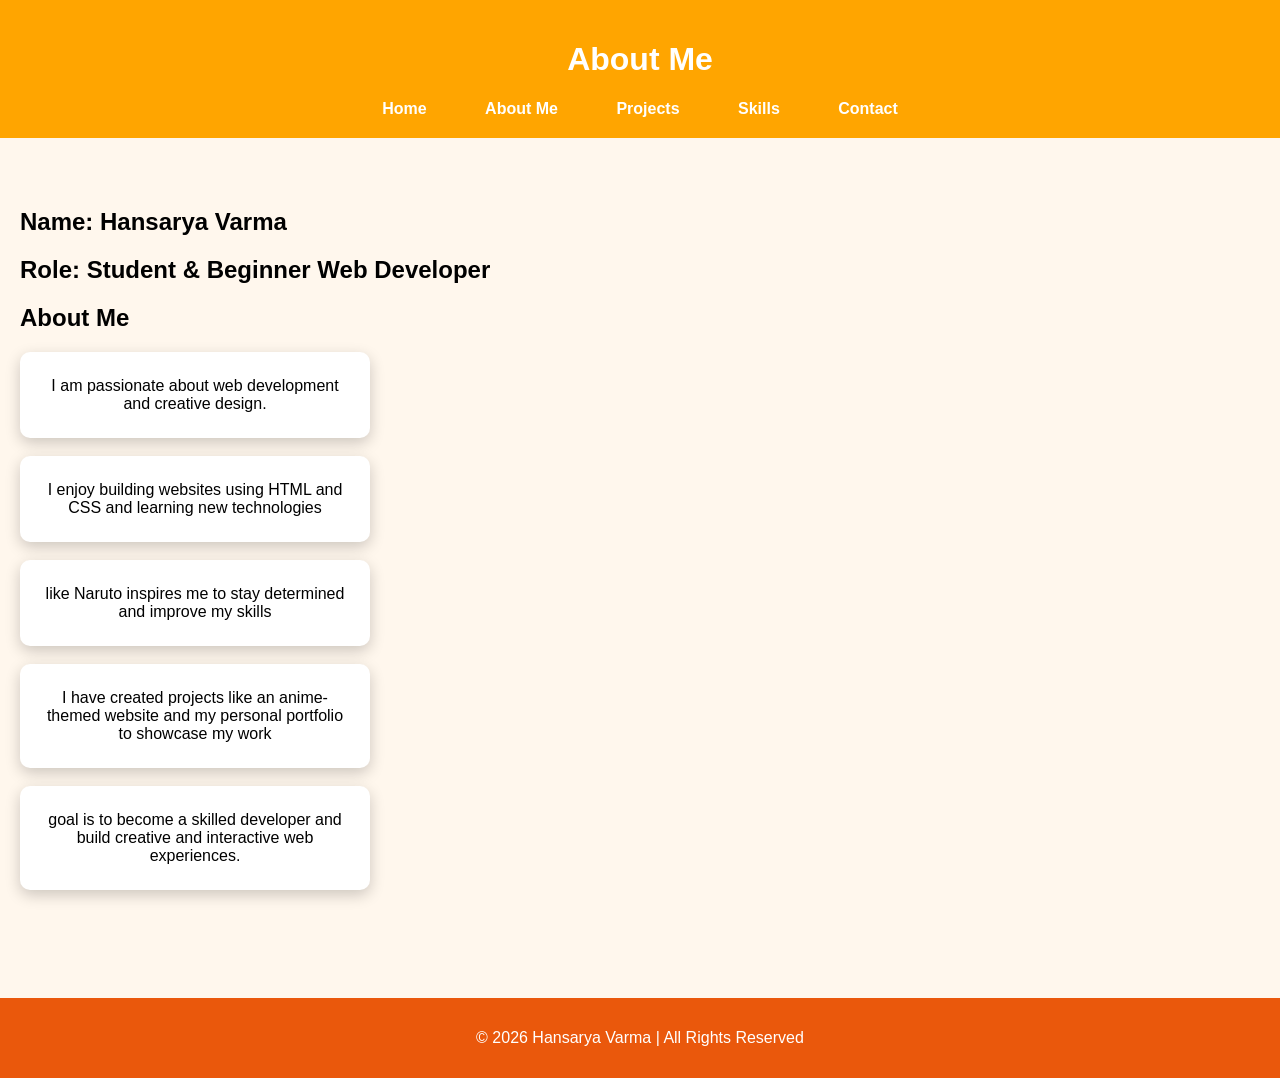
<file: about.html>
<!DOCTYPE html>
<html>
<head>
    <title>About Me | Hansarya Varma</title>
    <link rel="stylesheet" href="Pstyle.css">
</head>
<body>

<header>
    <h1>About Me</h1>
    <nav>
        <a href="Index.html">Home</a>
        <a href="about.html" class="active">About Me</a>
        <a href="projects.html">Projects</a>
        <a href="skills.html">Skills</a>
        <a href="contact.html">Contact</a>
    </nav>
</header>

<section class="about colorful-section">
       
<h2>Name: Hansarya Varma</h2>
<h2>Role: Student & Beginner Web Developer</h2>
<h2>About Me</h2>
<div class="project-card">
I am passionate about web development and creative design.</div><br>
<div class="project-card">
I enjoy building websites using HTML and CSS and learning new technologies</div><br>
<div class="project-card"> like Naruto inspires me to stay determined and improve my skills</div><br>
<div class="project-card">I have created projects like an anime-themed website and my personal portfolio to showcase my work</div><br>
<div class="project-card"> goal is to become a skilled developer and build creative and interactive web experiences.</div><br>

</section>

<footer>
    <p>© 2026 Hansarya Varma | All Rights Reserved</p>
</footer>

</body>
</html>
</file>
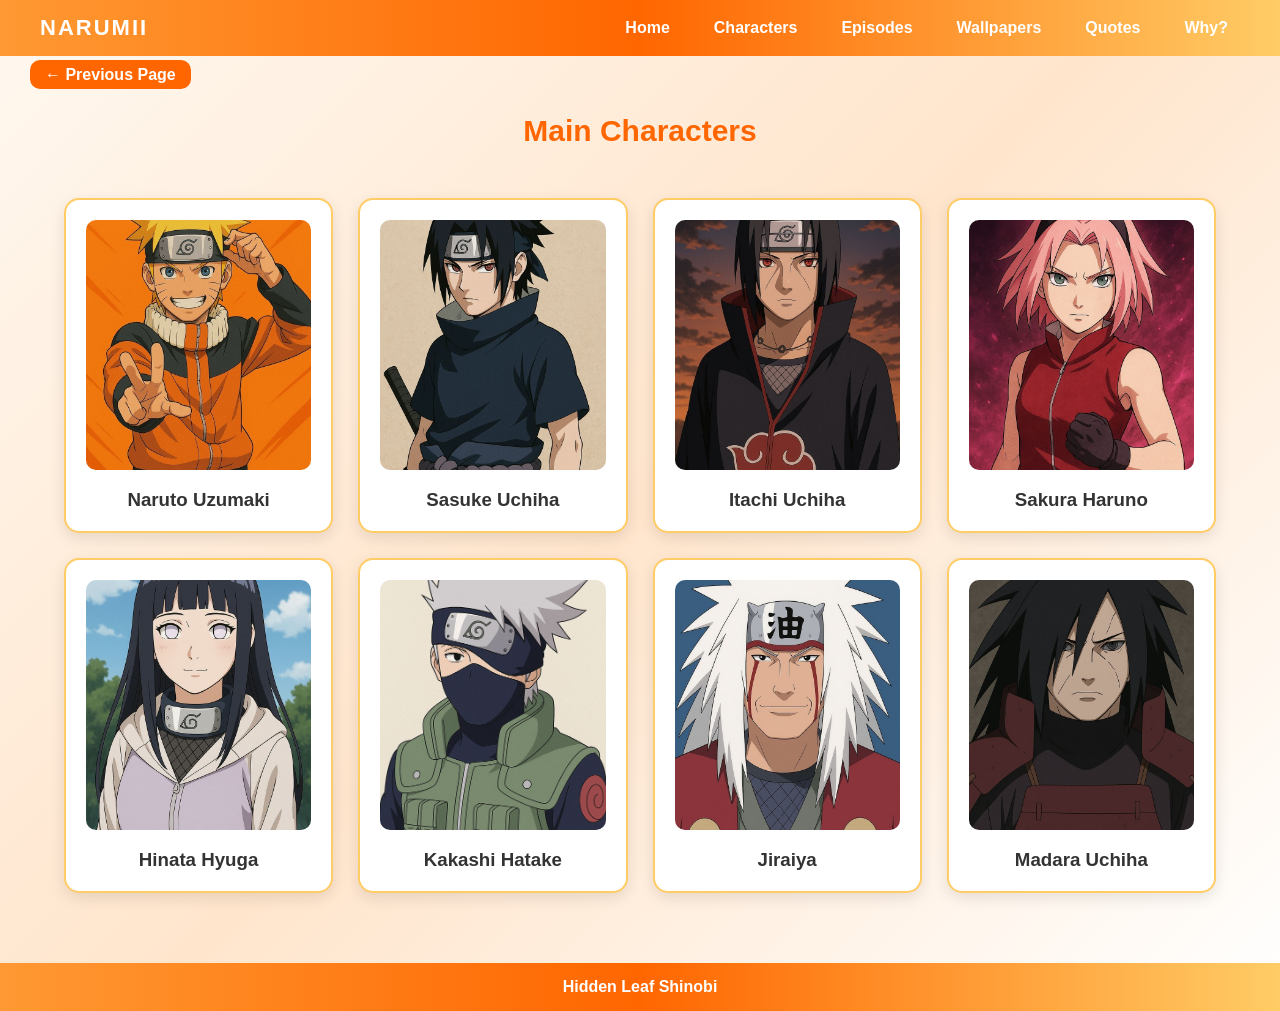
<file: characters.html>
<!DOCTYPE html>
<html>
<head>
<title>Characters</title>
<link rel="stylesheet" href="style.css">
</head>
<body>

<nav>
<h2>NARUMII</h2>
<ul>
<li><a href="Home.html">Home</a></li>
<li><a href="characters.html">Characters</a></li>
<li><a href="episodes.html">Episodes</a></li>
<li><a href="wallpapers.html">Wallpapers</a></li>
<li><a href="quotes.html">Quotes</a></li>
<li><a href="why.html">Why?</a></li>
</ul>
</nav>

<div class="previous">
<a href="Home.html">← Previous Page</a>
</div>

<h1>Main Characters</h1>

<div class="grid">

<div class="card">
<img src="naruto.jpg">
<h3>Naruto Uzumaki</h3>
</div>

<div class="card">
<img src="sasuke.jpg">
<h3>Sasuke Uchiha</h3>
</div>

<div class="card">
<img src="itachi.jpg">
<h3>Itachi Uchiha</h3>
</div>

<div class="card">
<img src="sakura.jpg">
<h3>Sakura Haruno</h3>
</div>

<div class="card">
<img src="hinata.jpg">
<h3>Hinata Hyuga</h3>
</div>

<div class="card">
<img src="kakashi.jpg">
<h3>Kakashi Hatake</h3>
</div>

<div class="card">
<img src="jiraiya.jpg">
<h3>Jiraiya</h3>
</div>

<div class="card">
<img src="madara.jpg">
<h3>Madara Uchiha</h3>
</div>





</div>

<footer>Hidden Leaf Shinobi</footer>

</body>
</html>
</file>
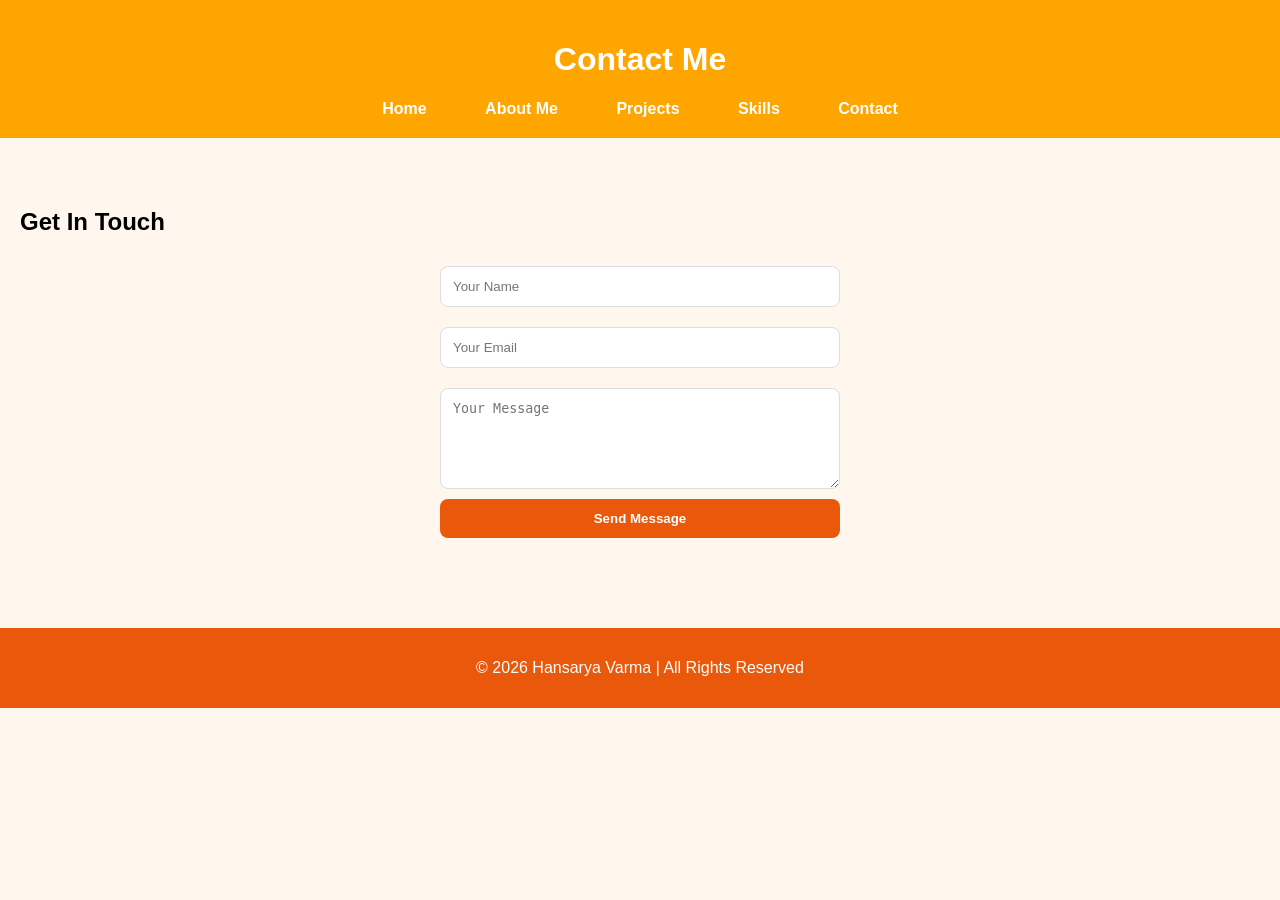
<file: contact.html>
<!DOCTYPE html>
<html>
<head>
    <title>Contact | Hansarya Varma</title>
    <link rel="stylesheet" href="Pstyle.css">
</head>
<body>

<header>
    <h1>Contact Me</h1>
    <nav>
        <a href="Index.html">Home</a>
        <a href="about.html">About Me</a>
        <a href="projects.html">Projects</a>
        <a href="skills.html">Skills</a>
        <a href="contact.html" class="active">Contact</a>
    </nav>
</header>

<section class="contact colorful-section">
    <h2>Get In Touch</h2>

    <form>
        <input type="text" placeholder="Your Name" required>
        <input type="email" placeholder="Your Email" required>
        <textarea placeholder="Your Message" rows="5" required></textarea>
        <button type="submit" class="btn">Send Message</button>
    </form>
</section>

<footer>
    <p>© 2026 Hansarya Varma | All Rights Reserved</p>
</footer>

</body>
</html>
</file>
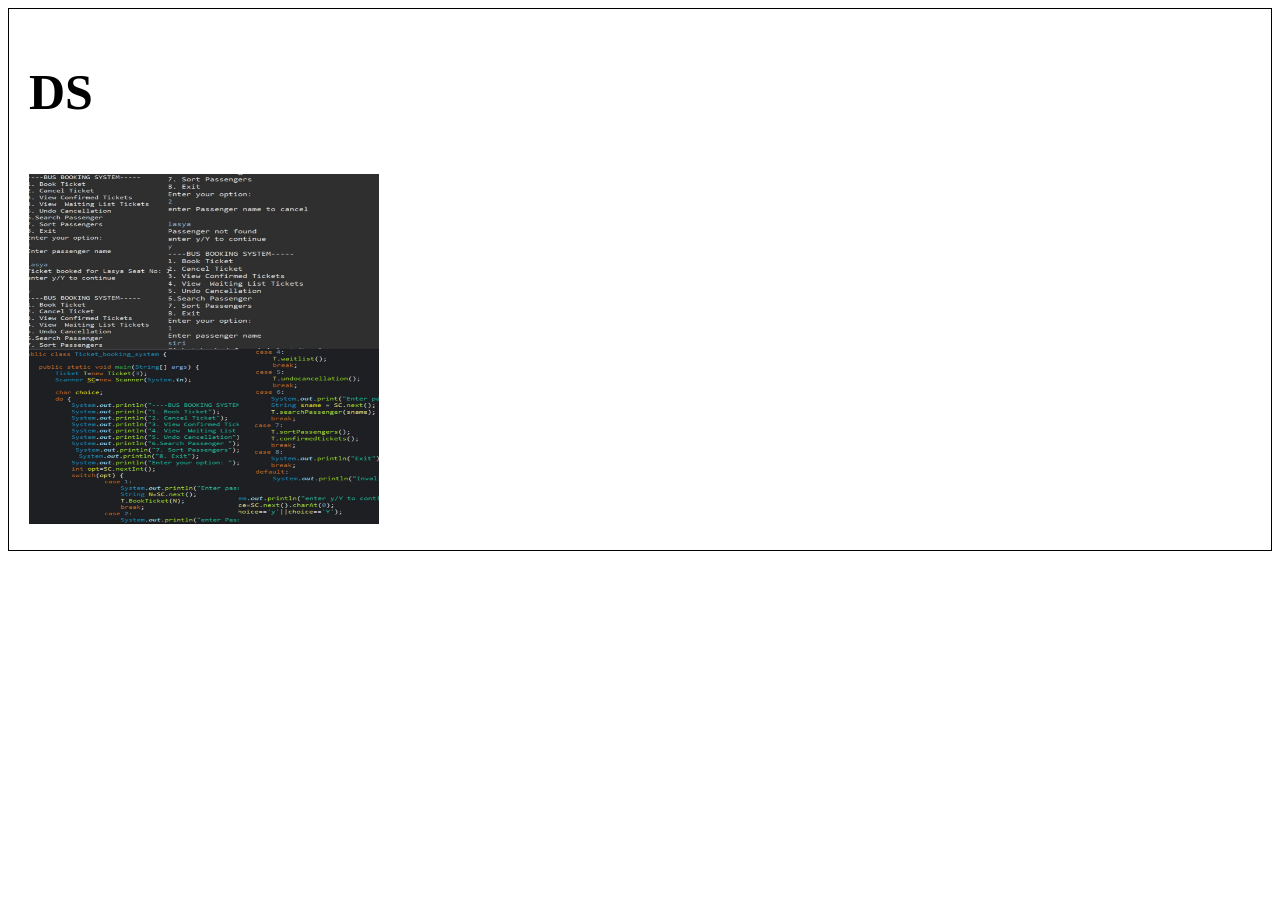
<file: ds1.html>
<!DOCTYPE html>
<html lang="en">
<head>
    
    <title>Document</title>
    <style>
        .fly{
    font-size: 25px;
    color: black;
    border: 1px solid black;
   padding: 20px;
}

.img{
    height: 350px;
    width: 350px;
    margin-top: 20px;
    
}
    </style>
</head>
<body>
       <div class="fly">
<h1>DS</h1>
<img class="img" src="dscode.jpeg" alt="not found">
</div>

</body>
</html>
</file>
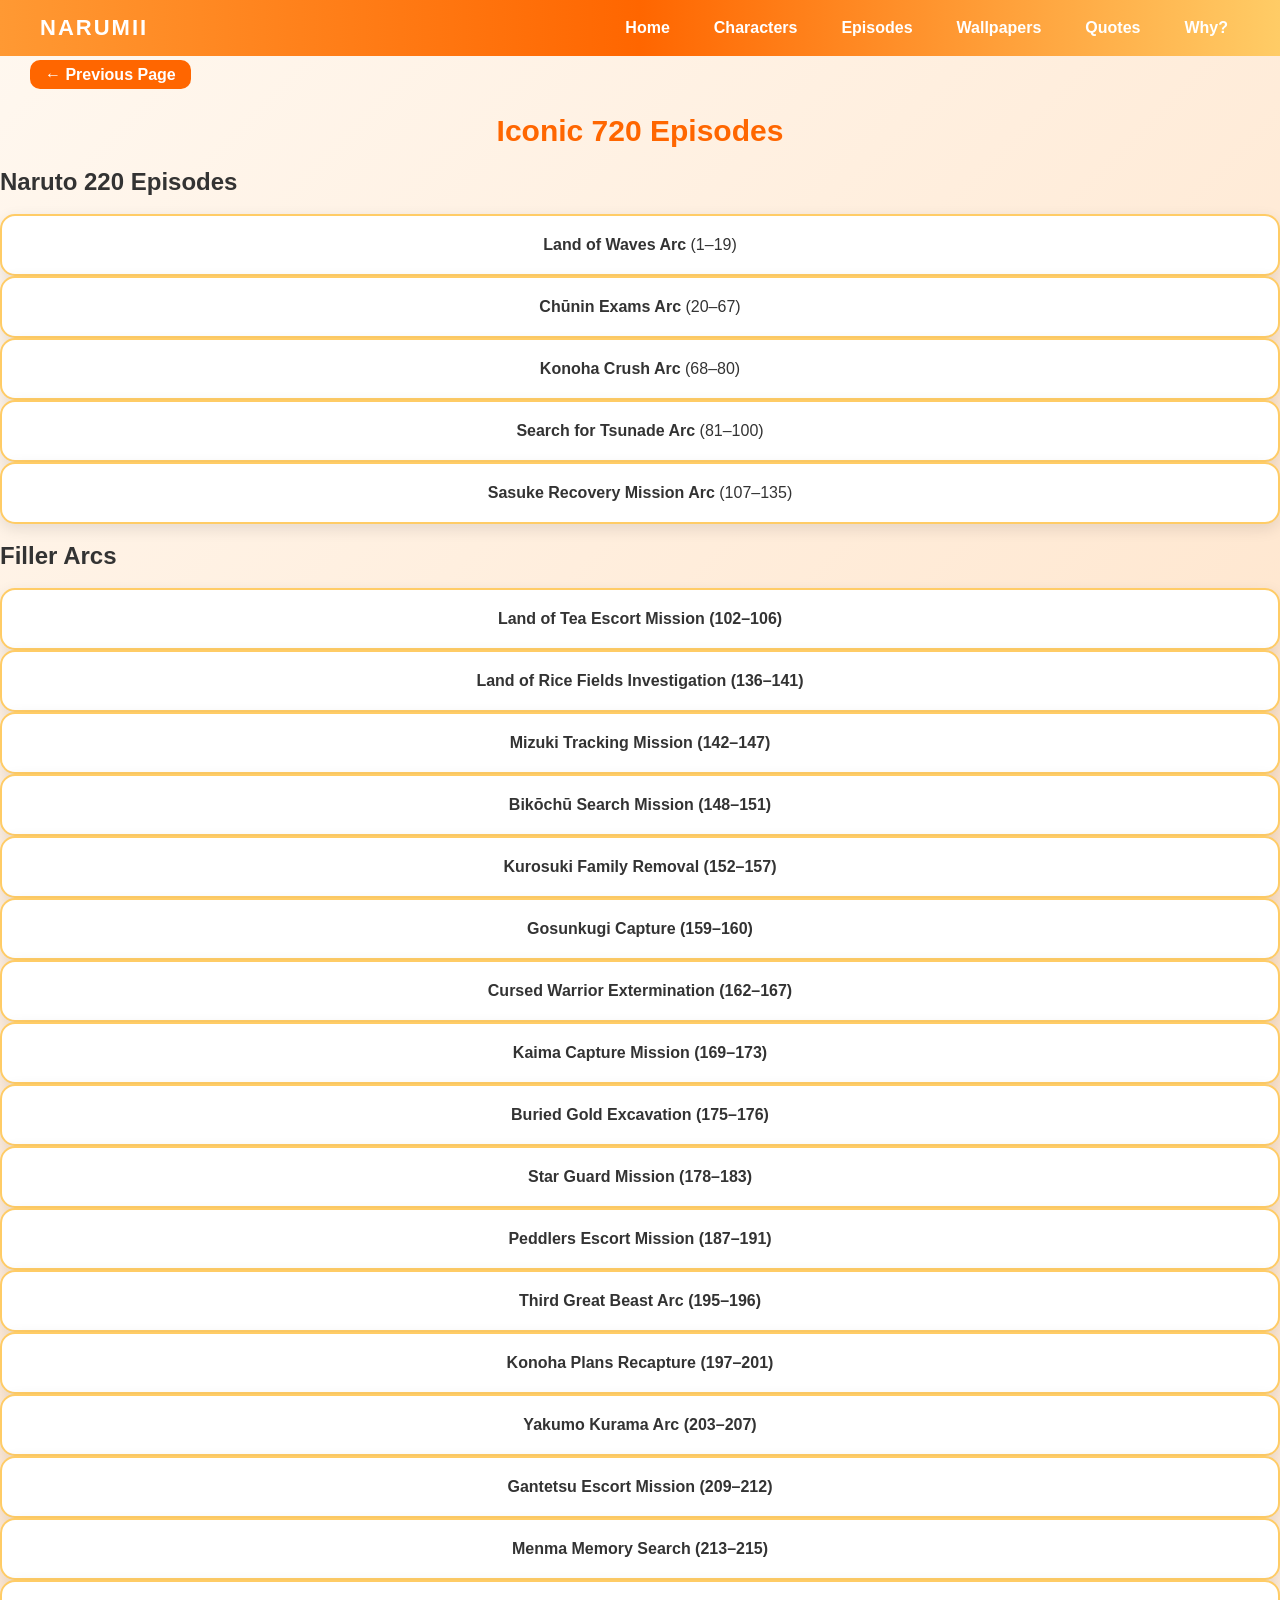
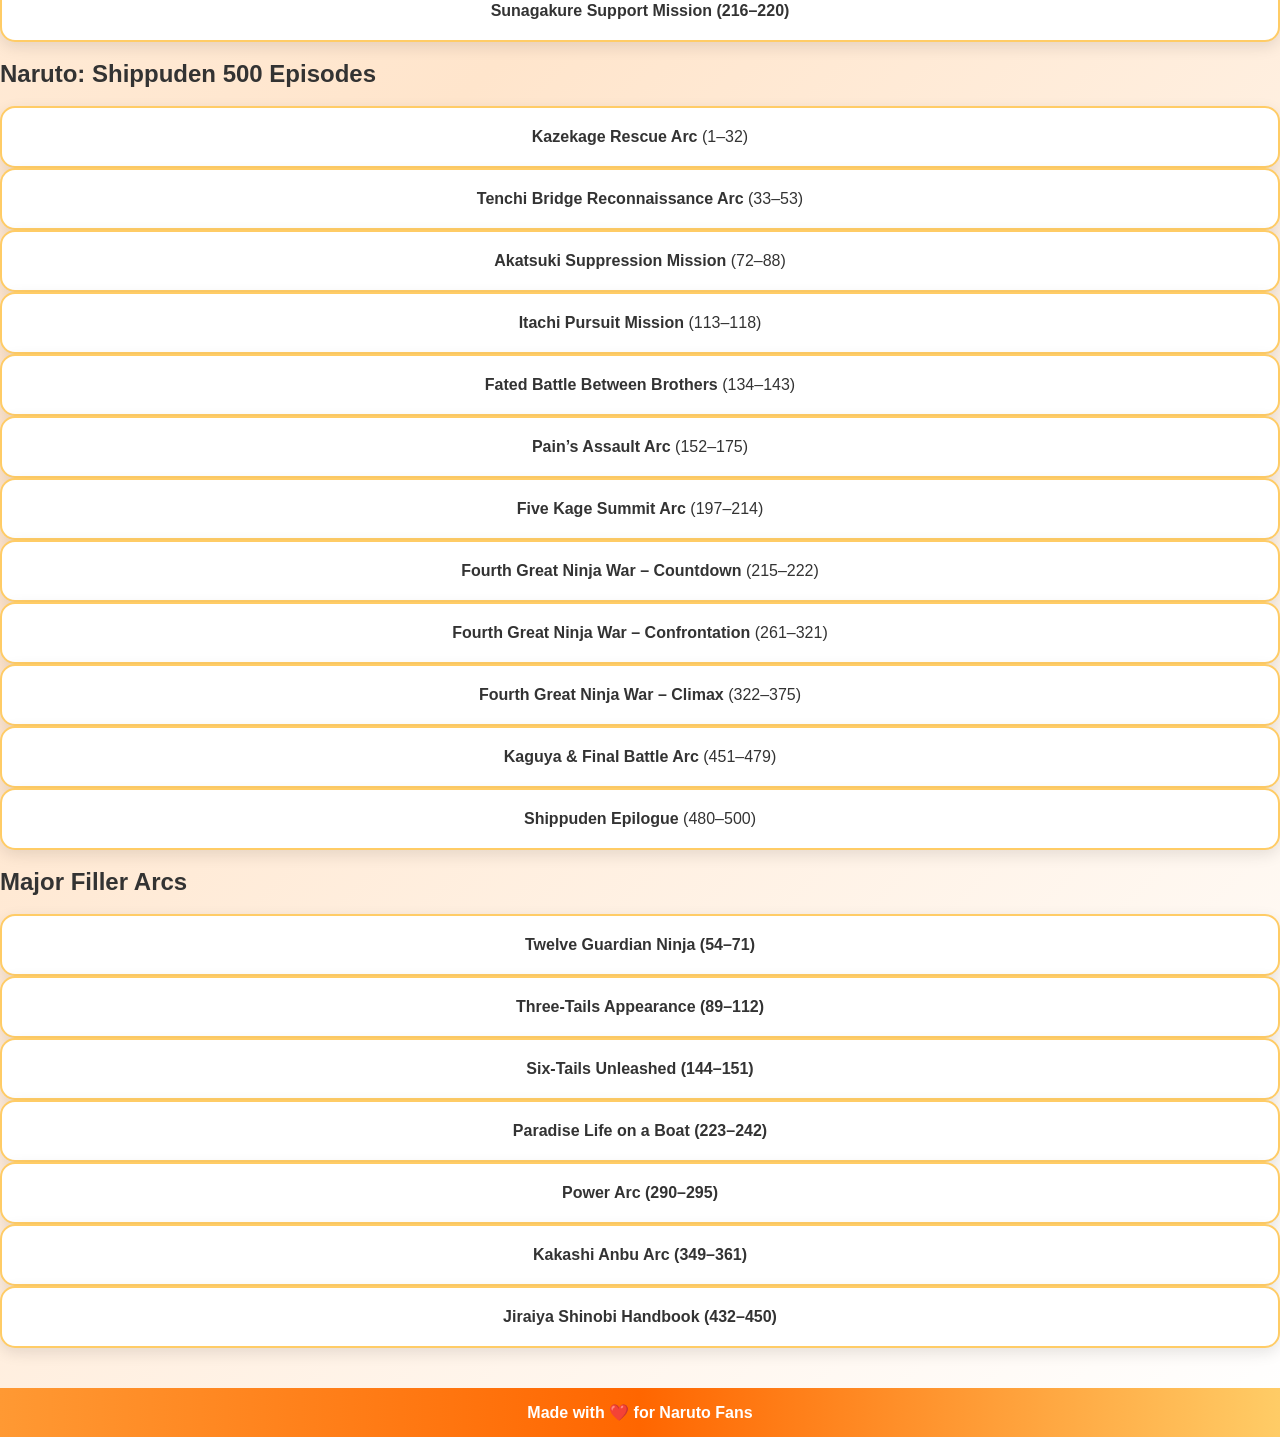
<file: episodes.html>
<!DOCTYPE html>
<html>
<head>
<title>Episodes</title>
<link rel="stylesheet" href="style.css">
</head>
<body>

<nav>
<h2>NARUMII</h2>
<ul>
<li><a href="Home.html">Home</a></li>
<li><a href="characters.html">Characters</a></li>
<li><a href="episodes.html">Episodes</a></li>
<li><a href="wallpapers.html">Wallpapers</a></li>
<li><a href="quotes.html">Quotes</a></li>
<li><a href="why.html">Why?</a></li>
</ul>
</nav>

<div class="previous">
<a href="Home.html">← Previous Page</a>
</div>

<h1>Iconic 720 Episodes</h1>

<h2>Naruto 220 Episodes</h2><br>
<div class="card"><b>Land of Waves Arc</b> (1–19)</div>
<div class="card"><b>Chūnin Exams Arc</b> (20–67)</div>
<div class="card"><b>Konoha Crush Arc</b> (68–80)</div>
<div class="card"><b>Search for Tsunade Arc</b> (81–100)</div>
<div class="card"><b>Sasuke Recovery Mission Arc</b> (107–135)</div>
<br>
<h2>Filler Arcs</h2><br>
<div class="card"><b>Land of Tea Escort Mission (102–106)</b></div>
<div class="card"><b>Land of Rice Fields Investigation (136–141)</b></div>
<div class="card"><b>Mizuki Tracking Mission (142–147)</b></div>
<div class="card"><b>Bikōchū Search Mission (148–151)</b></div>
<div class="card"><b>Kurosuki Family Removal (152–157)</b></div>
<div class="card"><b>Gosunkugi Capture (159–160)</b></div>
<div class="card"><b>Cursed Warrior Extermination (162–167)</b></div>
<div class="card"><b>Kaima Capture Mission (169–173)</b></div>
<div class="card"><b>Buried Gold Excavation (175–176)</b></div>
<div class="card"><b>Star Guard Mission (178–183)</b></div>
<div class="card"><b>Peddlers Escort Mission (187–191)</b></div>
<div class="card"><b>Third Great Beast Arc (195–196)</b></div>
<div class="card"><b>Konoha Plans Recapture (197–201)</b></div>
<div class="card"><b>Yakumo Kurama Arc (203–207)</b></div>
<div class="card"><b>Gantetsu Escort Mission (209–212)</b></div>
<div class="card"><b>Menma Memory Search (213–215)</b></div>
<div class="card"><b>Sunagakure Support Mission (216–220)</b></div>
<br>
<h2>Naruto: Shippuden 500 Episodes</h2><br>

<div class="card"><b>Kazekage Rescue Arc</b> (1–32)</div>
<div class="card"><b>Tenchi Bridge Reconnaissance Arc</b> (33–53)</div>
<div class="card"><b>Akatsuki Suppression Mission</b> (72–88)</div>
<div class="card"><b>Itachi Pursuit Mission</b> (113–118)</div>
<div class="card"><b>Fated Battle Between Brothers</b> (134–143)</div>
<div class="card"><b>Pain’s Assault Arc</b> (152–175)</div>
<div class="card"><b>Five Kage Summit Arc</b> (197–214)</div>
<div class="card"><b>Fourth Great Ninja War – Countdown</b> (215–222)</div>
<div class="card"><b>Fourth Great Ninja War – Confrontation</b> (261–321)</div>
<div class="card"><b>Fourth Great Ninja War – Climax</b> (322–375)</div>
<div class="card"><b>Kaguya & Final Battle Arc</b> (451–479)</div>
<div class="card"><b>Shippuden Epilogue</b> (480–500)</div>
<br>
<h2>Major Filler Arcs</h2><br>
<div class="card"><b>Twelve Guardian Ninja (54–71)</b></div>
<div class="card"><b>Three-Tails Appearance (89–112)</b></div>
<div class="card"><b>Six-Tails Unleashed (144–151)</b></div>
<div class="card"><b>Paradise Life on a Boat (223–242)</b></div>
<div class="card"><b>Power Arc (290–295)</b></div>
<div class="card"><b>Kakashi Anbu Arc (349–361)</b></div>
<div class="card"><b>Jiraiya Shinobi Handbook (432–450)</b></div>

<footer>Made with ❤️ for Naruto Fans</footer>

</body>
</html>
</file>
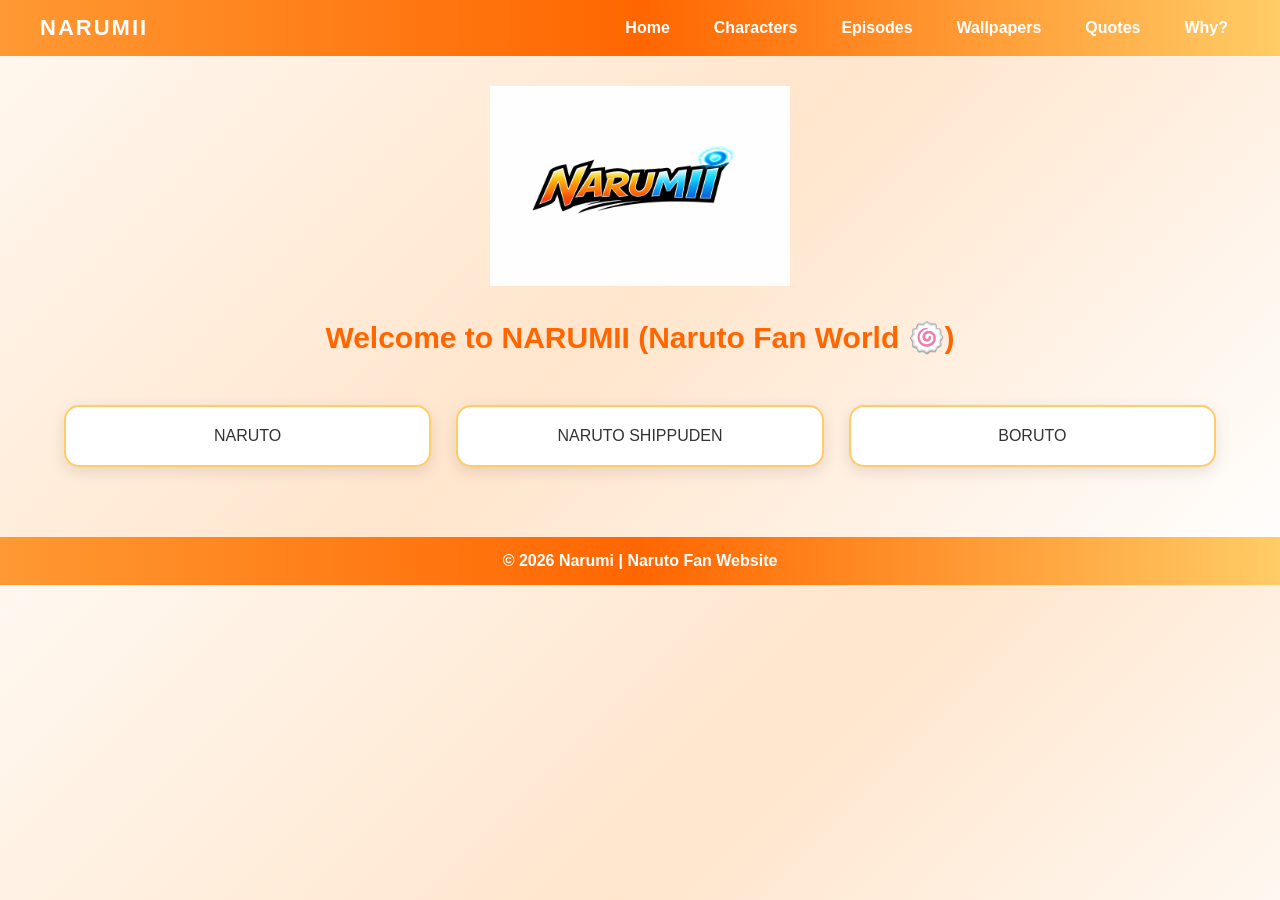
<file: Home.html>
<!DOCTYPE html>
<html>
<head>
<title>Narumi | Home</title>
<link rel="stylesheet" href="style.css">
</head>
<body>

<nav>
<h2>NARUMII</h2>
<ul>
<li><a href="Home.html">Home</a></li>
<li><a href="characters.html">Characters</a></li>
<li><a href="episodes.html">Episodes</a></li>
<li><a href="wallpapers.html">Wallpapers</a></li>
<li><a href="quotes.html">Quotes</a></li>
<li><a href="why.html">Why?</a></li>
</ul>
</nav>

<div class="logo">
<img src="narumii.jpeg">
</div>

<h1>Welcome to NARUMII (Naruto Fan World 🍥)</h1>

<div class="grid">
<div class="card">NARUTO</div>
<div class="card">NARUTO SHIPPUDEN</div>
<div class="card">BORUTO</div>
</div>

<footer>
© 2026 Narumi | Naruto Fan Website
</footer>

</body>
</html>
</file>
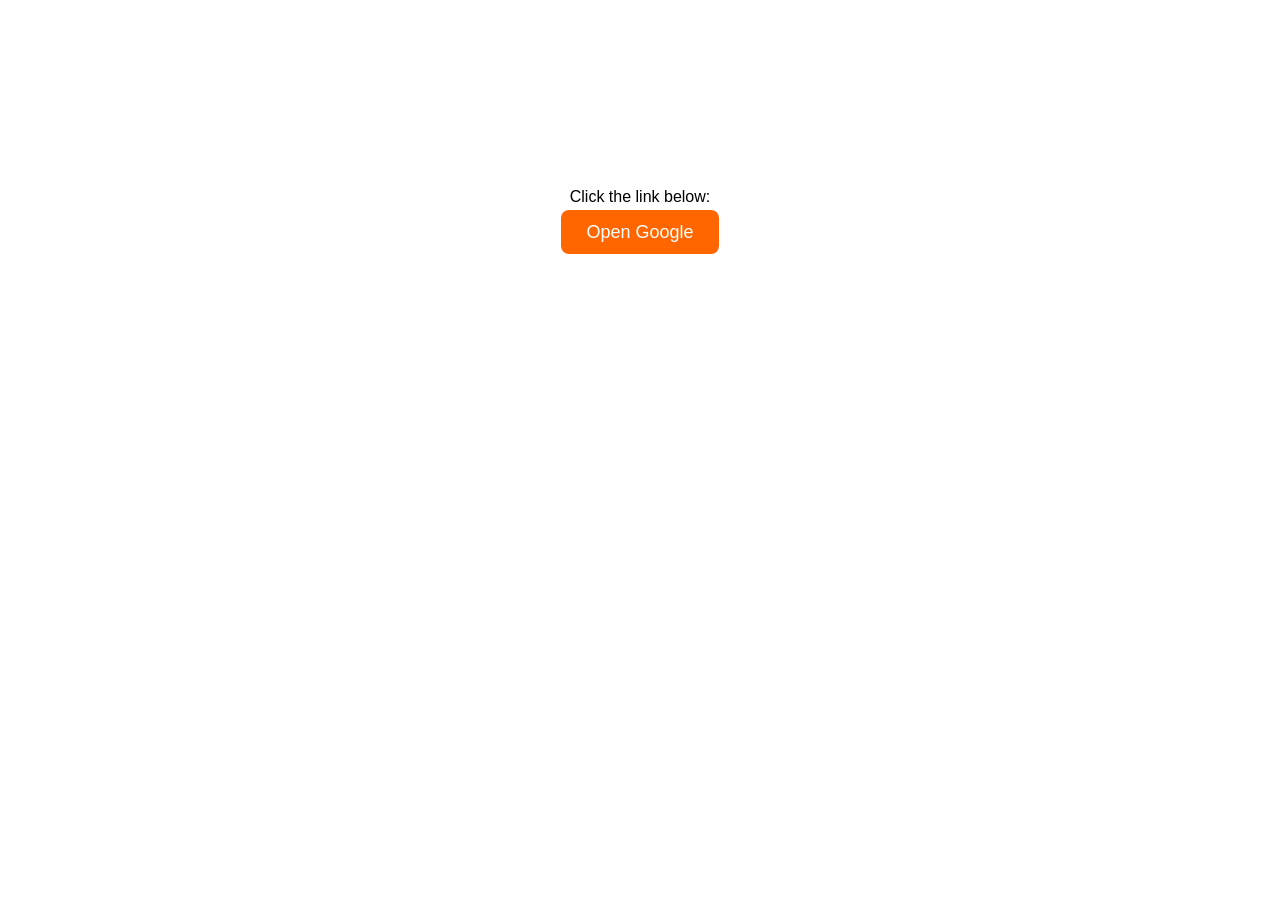
<file: link.html>
<!DOCTYPE html>
<html>
<head>
    <title>Hyperlink Example</title>

    <style>
        body{
            font-family: Arial;
            background: linear-gradient(135deg,#66ccff);
            text-align:center;
            padding-top:100px;
        }

        h1{
            color:#ffffff;
        }

        a{
            text-decoration:none;
            background:#ff6600;
            color:white;
            padding:12px 25px;
            border-radius:8px;
            font-size:18px;
        }

        a:hover{
            background:#ff3300;
        }
    </style>
</head>

<body>

<h1>My Hyperlink Page</h1>

<p>Click the link below:</p>

<a href="https://www.figma.com/make/ygCH6Mnw9tkVEWFuElfRg6/DEFAKE-Mobile-App-UI?t=n59KP0MLRFT1Aaou-20&fullscreen=1" target="_blank">Open Google</a>

<br><br>


</body>
</html>
</file>
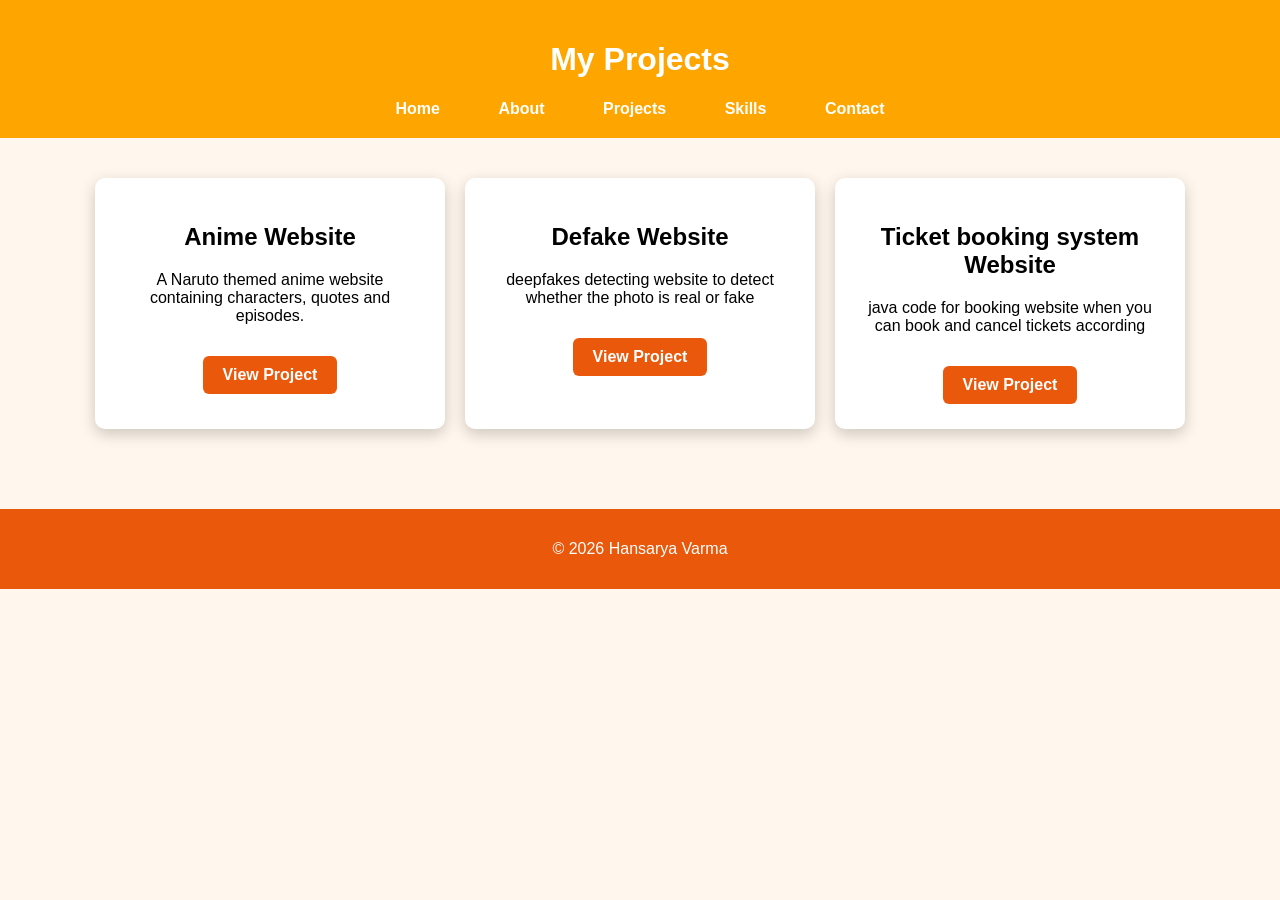
<file: projects.html>
<!DOCTYPE html>
<html>
<head>
<title>My Projects</title>
<link rel="stylesheet" href="Pstyle.css">
</head>

<body>

<header>
<h1>My Projects</h1>

<nav>
<a href="Index.html">Home</a>
<a href="about.html">About</a>
<a href="projects.html">Projects</a>
<a href="skills.html">Skills</a>
<a href="contact.html">Contact</a>
</nav>

</header>


<section class="projects">

<div class="project-card">

<h2>Anime Website</h2>

<p>
A Naruto themed anime website containing characters, quotes and episodes.
</p>

<a href="Home.html" class="view-btn">View Project</a>

</div>

<div class="project-card">

<h2>Defake Website</h2>

<p>
deepfakes detecting website to detect whether the photo is real or fake  
</p>

<a href="link.html" class="view-btn">View Project</a>

</div>

<div class="project-card">

<h2>Ticket booking system Website</h2>

<p>
java code for booking website when you can book and cancel tickets according 
</p>


<a href="ds1.html" class="view-btn">View Project</a>

</div>


</section>


<footer>
<p>© 2026 Hansarya Varma</p>
</footer>

</body>
</html>
</file>
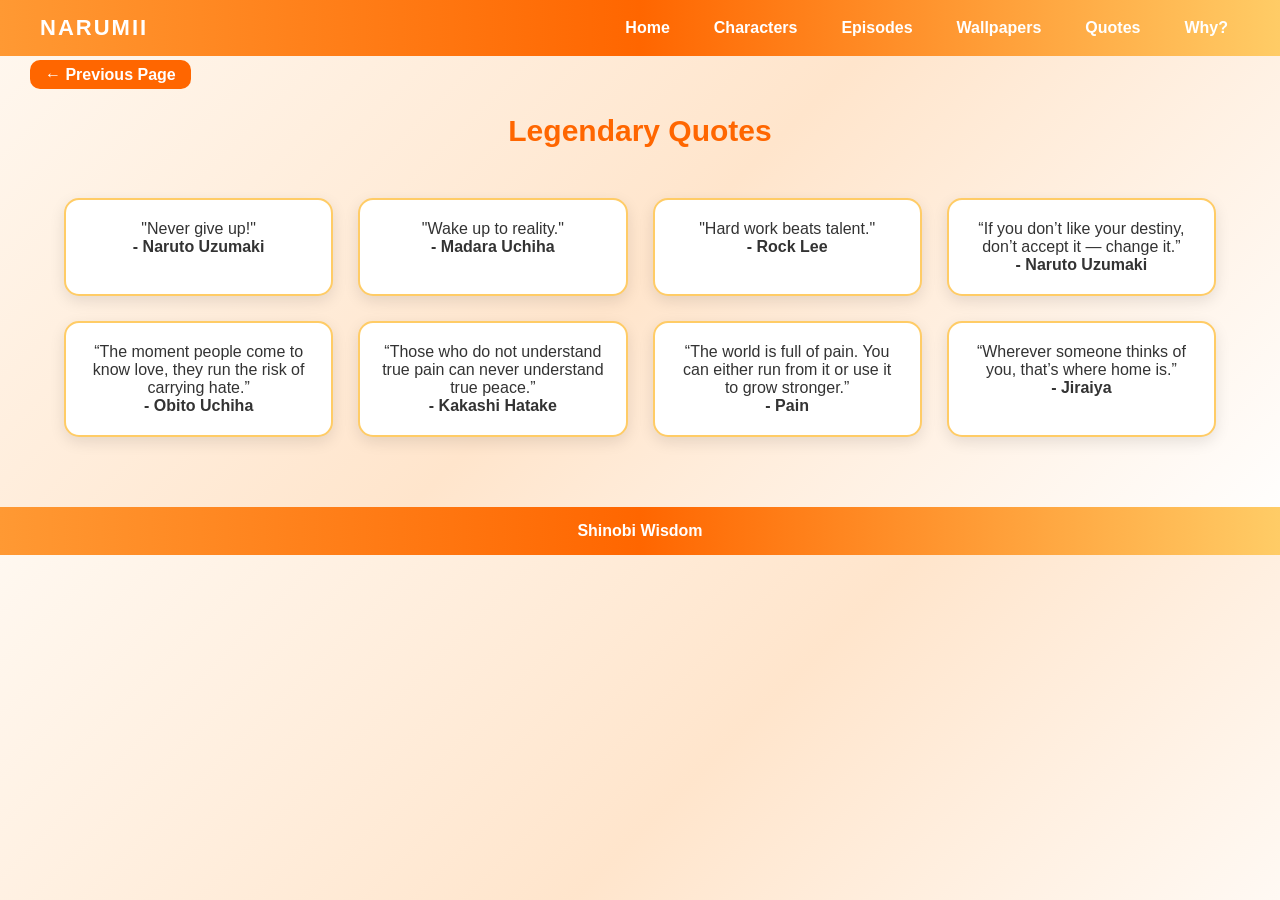
<file: quotes.html>
<!DOCTYPE html>
<html>
<head>
<title>Quotes</title>
<link rel="stylesheet" href="style.css">
</head>
<body>

<nav>
<h2>NARUMII</h2>
<ul>
<li><a href="Home.html">Home</a></li>
<li><a href="characters.html">Characters</a></li>
<li><a href="episodes.html">Episodes</a></li>
<li><a href="wallpapers.html">Wallpapers</a></li>
<li><a href="quotes.html">Quotes</a></li>
<li><a href="why.html">Why?</a></li>
</ul>
</nav>

<div class="previous">
<a href="Home.html">← Previous Page</a>
</div>

<h1>Legendary Quotes</h1>

<div class="grid">

<div class="card">
<p>"Never give up!"</p>
<h4>- Naruto Uzumaki</h4>
</div>

<div class="card">
<p>"Wake up to reality."</p>
<h4>- Madara Uchiha</h4>
</div>

<div class="card">
<p>"Hard work beats talent."</p>
<h4>- Rock Lee</h4>
</div>

<div class="card">
    <p>“If you don’t like your destiny, don’t accept it — change it.”</p>
    <h4>- Naruto Uzumaki</h4>
</div>

<div class="card">
    <p>“The moment people come to know love, they run the risk of carrying hate.”</p>
    <h4>- Obito Uchiha</h4>
</div>

<div class="card">
    <p>“Those who do not understand true pain can never understand true peace.”</p>
    <h4>- Kakashi Hatake</h4>
</div>

<div class="card">
    <p>“The world is full of pain. You can either run from it or use it to grow stronger.”</p>
    <h4>- Pain</h4>
</div>

<div class="card">
<p>“Wherever someone thinks of you, that’s where home is.”</p>
<h4>- Jiraiya</h4>
</div>
</div>


<footer>Shinobi Wisdom</footer>

</body>
</html>
</file>
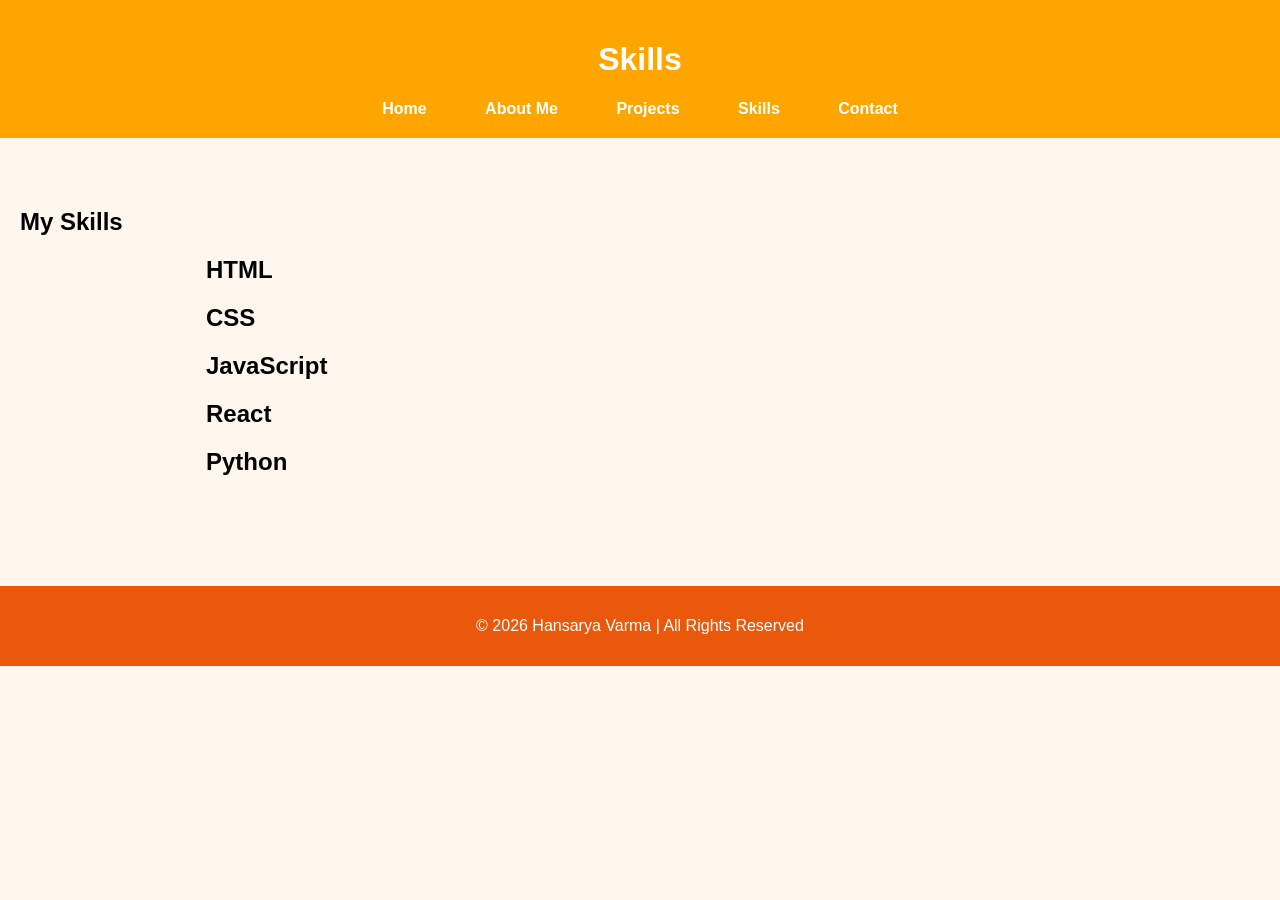
<file: skills.html>
<!DOCTYPE html>
<html>
<head>
    <title>Skills | Hansarya Varma</title>
    <link rel="stylesheet" href="Pstyle.css">
</head>
<body>

<header>
    <h1>Skills</h1>
    <nav>
        <a href="Index.html">Home</a>
        <a href="about.html">About Me</a>
        <a href="projects.html">Projects</a>
        <a href="skills.html" class="active">Skills</a>
        <a href="contact.html">Contact</a>
    </nav>
</header>

<section class="skills colorful-section">
    <h2>My Skills</h2>

    <div class="skill-bar">
        <h2>HTML</h2>
    </div>

    <div class="skill-bar">
        <h2>CSS</h2>
    </div>

    <div class="skill-bar">
        <h2>JavaScript</h2>
    </div>

    <div class="skill-bar">
        <h2>React</h2>
    </div>

    <div class="skill-bar">
        <h2>Python</h2>
    </div>

</section>

<footer>
    <p>© 2026 Hansarya Varma | All Rights Reserved</p>
</footer>

</body>
</html>
</file>
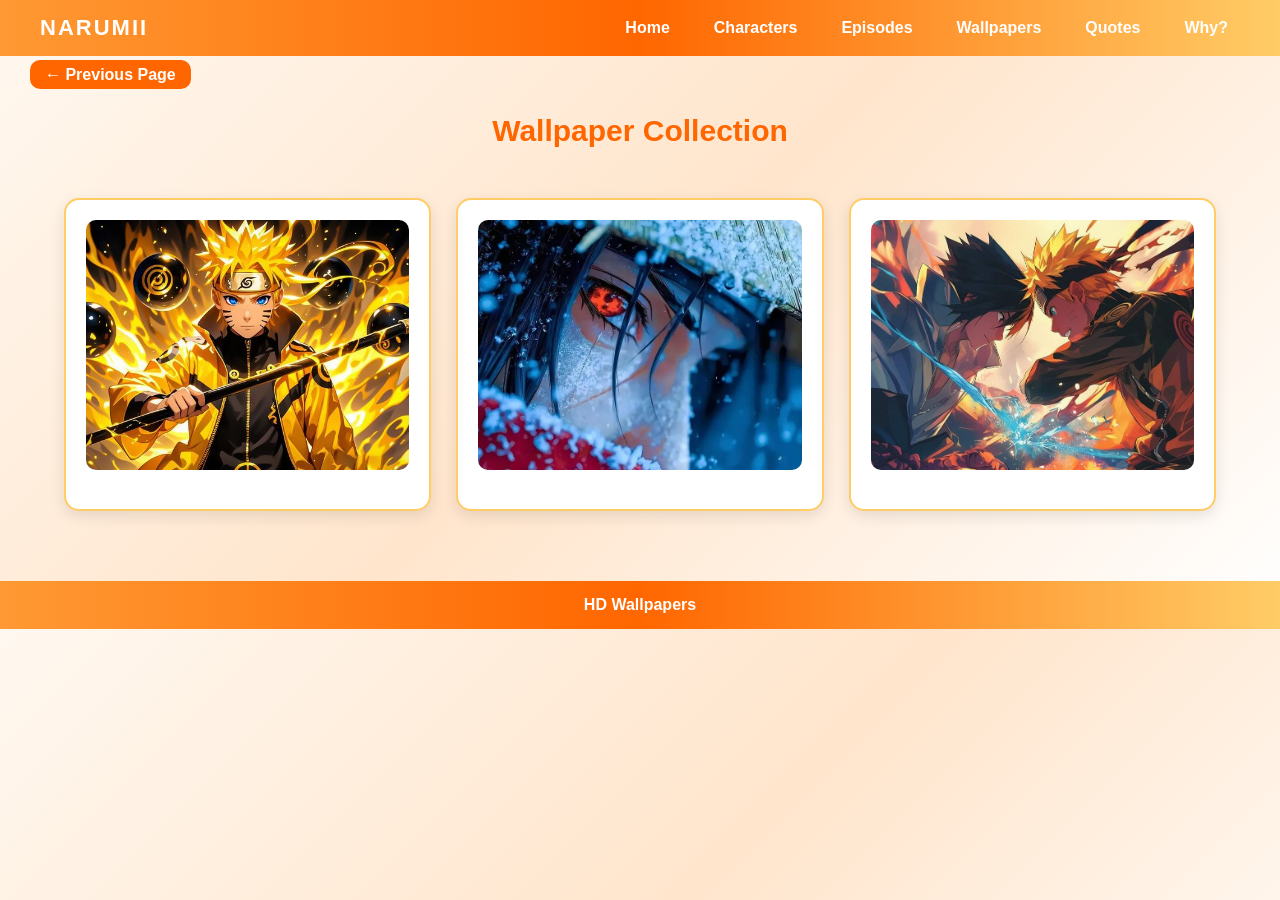
<file: wallpapers.html>
<!DOCTYPE html>
<html>
<head>
<title>Wallpapers</title>
<link rel="stylesheet" href="style.css">
</head>
<body>

<nav>
<h2>NARUMII</h2>
<ul>
<li><a href="Home.html">Home</a></li>
<li><a href="characters.html">Characters</a></li>
<li><a href="episodes.html">Episodes</a></li>
<li><a href="wallpapers.html">Wallpapers</a></li>
<li><a href="quotes.html">Quotes</a></li>
<li><a href="why.html">Why?</a></li>
</ul>
</nav>

<div class="previous">
<a href="Home.html">← Previous Page</a>
</div>

<h1>Wallpaper Collection</h1>

<div class="grid">

<div class="card">
<img src="wallpaper1.jpg">
</div>

<div class="card">
<img src="wallpaper2.jpg">
</div>

<div class="card">
<img src="wallpaper3.jpg">
</div>

</div>

<footer>HD Wallpapers</footer>

</body>
</html>
</file>
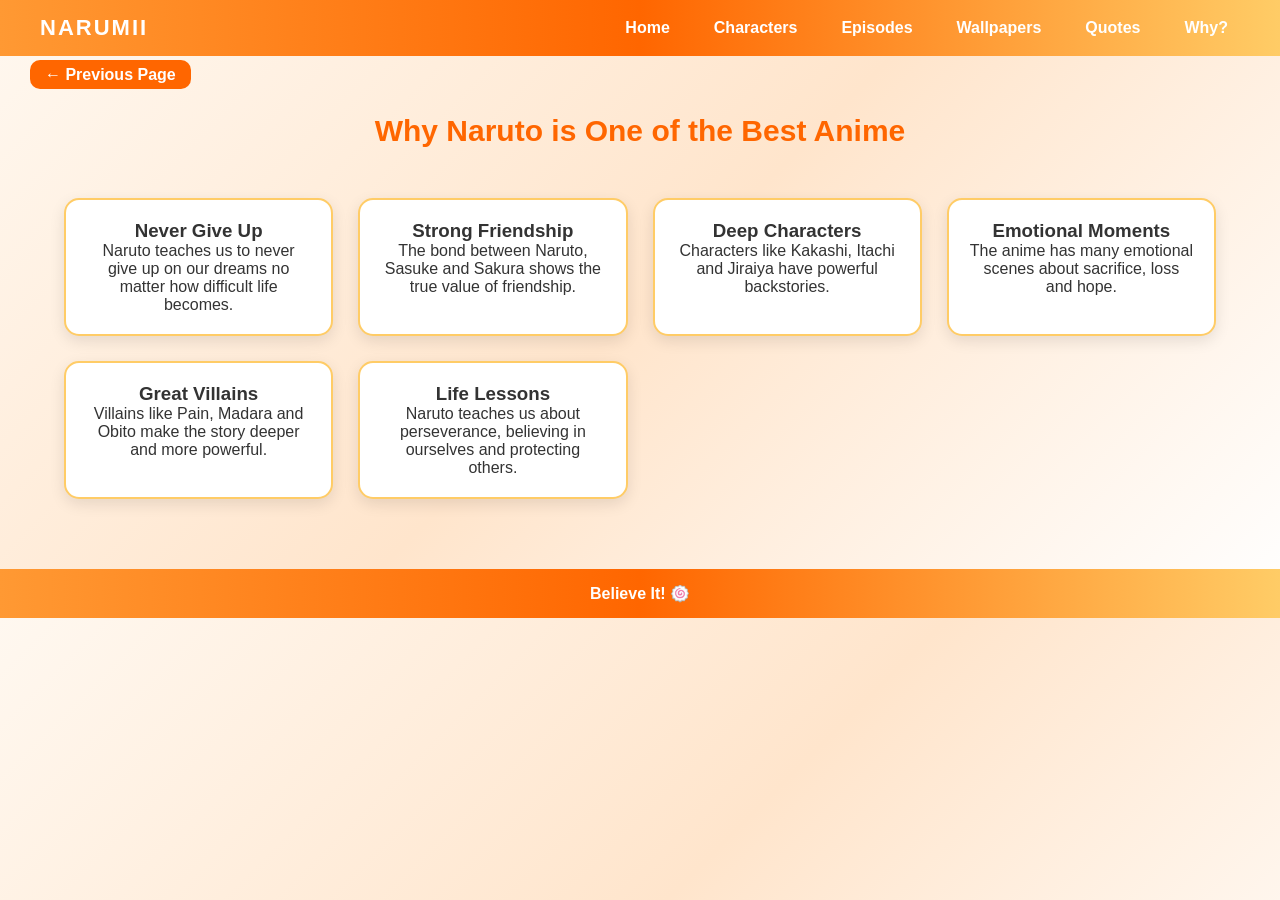
<file: why.html>
<!DOCTYPE html>
<html>

<head>
    <title>Why Naruto?</title>
    <link rel="stylesheet" href="style.css">
</head>

<body>
<nav>
<h2>NARUMII</h2>
<ul>
<li><a href="Home.html">Home</a></li>
<li><a href="characters.html">Characters</a></li>
<li><a href="episodes.html">Episodes</a></li>
<li><a href="wallpapers.html">Wallpapers</a></li>
<li><a href="quotes.html">Quotes</a></li>
<li><a href="why.html">Why?</a></li>
</ul>
</nav>

<div class="previous">
<a href="Home.html">← Previous Page</a>
</div>

<h1>Why Naruto is One of the Best Anime</h1>

<div class="grid">

    <div class="card">
        <h3>Never Give Up</h3>
        <p>Naruto teaches us to never give up on our dreams no matter how difficult life becomes.</p>
    </div>

    <div class="card">
        <h3>Strong Friendship</h3>
        <p>The bond between Naruto, Sasuke and Sakura shows the true value of friendship.</p>
    </div>

    <div class="card">
        <h3>Deep Characters</h3>
        <p>Characters like Kakashi, Itachi and Jiraiya have powerful backstories.</p>
    </div>

    <div class="card">
        <h3>Emotional Moments</h3>
        <p>The anime has many emotional scenes about sacrifice, loss and hope.</p>
    </div>

    <div class="card">
        <h3>Great Villains</h3>
        <p>Villains like Pain, Madara and Obito make the story deeper and more powerful.</p>
    </div>

    <div class="card">
        <h3>Life Lessons</h3>
        <p>Naruto teaches us about perseverance, believing in ourselves and protecting others.</p>
    </div>

</div>

<footer>
    Believe It! 🍥
</footer>

</body>
</html>
</file>
<file: Pstyle.css>
/* Global */
body{
    margin:0;
    font-family: Arial, sans-serif;
    background:#fff7ed;
}

/* Header */
header{
    background:orange;
    color:white;
    padding:20px;
    text-align:center;
}

nav{
    margin-top:10px;
}

nav a{
    color:white;
    text-decoration:none;
    margin:0 15px;
    font-weight:bold;
    padding:6px 12px;
    border-radius:5px;
}

nav a:hover{
    background:#fb923c;
}

/* Hero Section */
.hero{
    height:50vh;
    display:flex;
    align-items:center;
    justify-content:center;
    text-align:center;
    background:orange;
    color:white;
}

.hero h2{
    font-size:45px;
}

.hero p{
    font-size:20px;
    margin:20px 0;
}
img {
            width: 150px;
            border-radius: 50%;
            border: 3px solid #00695c;
        }

/* Button */
.btn{
    padding:12px 25px;
    background:#ea580c;
    color:white;
    text-decoration:none;
    border-radius:8px;
    font-weight:bold;
}

.btn:hover{
    background:#c2410c;
}

/* Sections */
section{
    padding:50px 20px;
    text-align:left;
}

/* About */
.about p{
    max-width:700px;
    margin:auto;
    font-size:18px;
    line-height:1.6;
}

/* Projects */
.projects{
    display:flex;
    flex-wrap:wrap;
    justify-content:center;
    gap:20px;
}

.project-card{
    background:white;
    padding:20px;
    width:250px;
    border-radius:10px;
    box-shadow:0 5px 15px rgba(0,0,0,0.2);
    transition:0.3s;
}

.project-card:hover{
    transform:translateY(-8px);
}
.projects{
display:flex;
justify-content:center;
padding:40px;
}

.project-card{
background:white;
padding:25px;
width:300px;
border-radius:10px;
box-shadow:0 5px 15px rgba(0,0,0,0.2);
text-align:center;
}

.view-btn{
display:inline-block;
margin-top:15px;
padding:10px 20px;
background:#ea580c;
color:white;
text-decoration:none;
border-radius:6px;
font-weight:bold;
}

.view-btn:hover{
background:#c2410c;
}

/* Skills */
.skill-bar{
    width:70%;
    margin:20px auto;
    text-align:left;
}

.skill-name{
    font-weight:bold;
}

.skill-progress{
    height:25px;
    background:#f97316;
    border-radius:12px;
}

/* Contact */
form{
    max-width:400px;
    margin:auto;
    display:flex;
    flex-direction:column;
}

input, textarea{
    margin:10px 0;
    padding:12px;
    border-radius:8px;
    border:1px solid #ddd;
}

button{
    padding:12px;
    background:#ea580c;
    color:white;
    border:none;
    border-radius:8px;
    cursor:pointer;
}

button:hover{
    background:#c2410c;
}

/* Footer */
footer{
    background:#ea580c;
    color:white;
    text-align:center;
    padding:15px;
    margin-top:40px;
}
</file>
<file: style.css>
*{
    margin:0;
    padding:0;
    box-sizing:border-box;
}

body{
    font-family: Arial, sans-serif;
    background: linear-gradient(135deg,#fff8f0,#ffe5cc,#ffffff);
    color:#333;
}

/* NAVBAR */
nav{
    background: linear-gradient(90deg,#ff9933,#ff6600,#ffcc66);
    padding:15px 40px;
    display:flex;
    justify-content:space-between;
    align-items:center;
}

nav h2{
    color:white;
    font-size:22px;
    letter-spacing:2px;
}

nav ul{
    list-style:none;
    display:flex;
}

nav ul li{
    margin-left:20px;
}

nav ul li a{
    text-decoration:none;
    color:white;
    font-weight:bold;
    padding:6px 12px;
    border-radius:5px;
}

nav ul li a:hover{
    background:white;
    color:#ff6600;
}

/* LOGO */
.logo{
    text-align:center;
    margin:30px 0;
}

.logo img{
    width:300px;
}
.previous{
    text-align:left;
    padding:10px 30px;
}

.previous a{
    text-decoration:none;
    background:#ff6600;
    color:white;
    padding:6px 15px;
    border-radius:10px;
    font-weight:bold;
}

.previous a:hover{
    background:#ff9933;
}
h1{
    text-align:center;
    margin:20px 0;
    color:#ff6600;
    font-size:30px;
}
.grid{
    width:90%;
    margin:auto;
    display:grid;
    grid-template-columns:repeat(auto-fit,minmax(250px,1fr));
    gap:25px;
    padding:30px 0;
}
.card{
    background:white;
    padding:20px;
    border-radius:15px;
    text-align:center;
    border:2px solid #ffcc66;
    box-shadow:0 5px 15px rgba(0,0,0,0.1);
    transition:0.3s;
}

.card:hover{
    transform:translateY(-5px);
    border-color:#ff6600;
}
.card img{
    width:100%;
    height:250px;
    object-fit:cover;
    border-radius:10px;
    margin-bottom:15px;
}
.why{
padding:40px;
text-align:center;
}

.reason{
background:white;
margin:20px auto;
padding:20px;
width:70%;
border-radius:10px;
box-shadow:0 4px 10px rgba(0,0,0,0.2);
}

.reason h3{
color:#ea580c;
}
footer{
    text-align:center;
    padding:15px;
    margin-top:40px;
    background:linear-gradient(90deg,#ff9933,#ff6600,#ffcc66);
    color:white;
    font-weight:bold;
}
</file>
